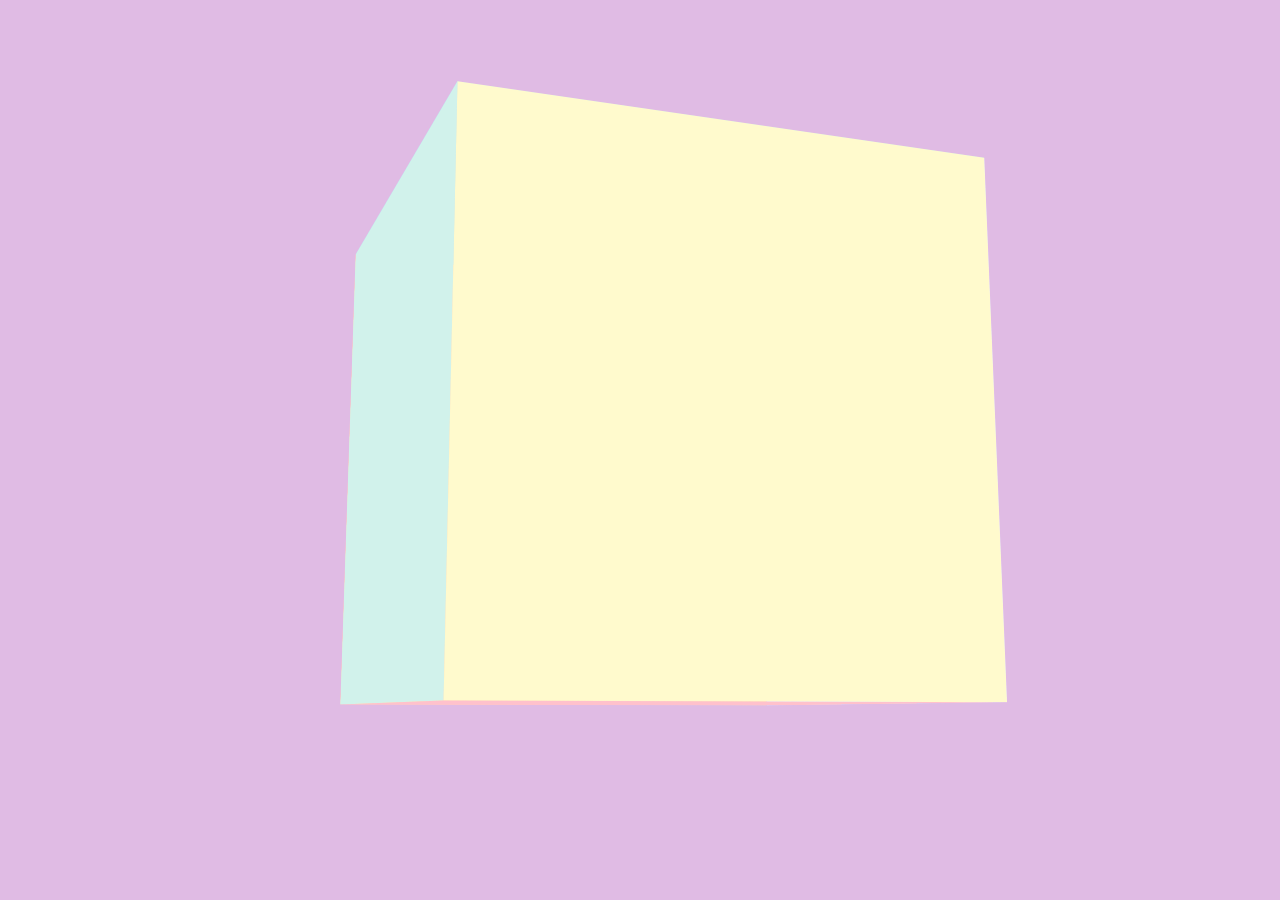
<file: 3d_cube/index.html>
<!DOCTYPE html>
<html lang="en">

<head>
    <meta charset="UTF-8">
    <meta name="viewport" content="width=device-width, initial-scale=1.0">
    <title>3D CUBE</title>
    <link rel="stylesheet" href="style.css">
</head>

<body>
    <div class="cube">
        <div class="front side"></div>
        <div class="back side"></div>
        <div class="left side"></div>
        <div class="right side"></div>
        <div class="top side"></div>
        <div class="bottom side"></div>


    </div>
</body>

</html>
</file>
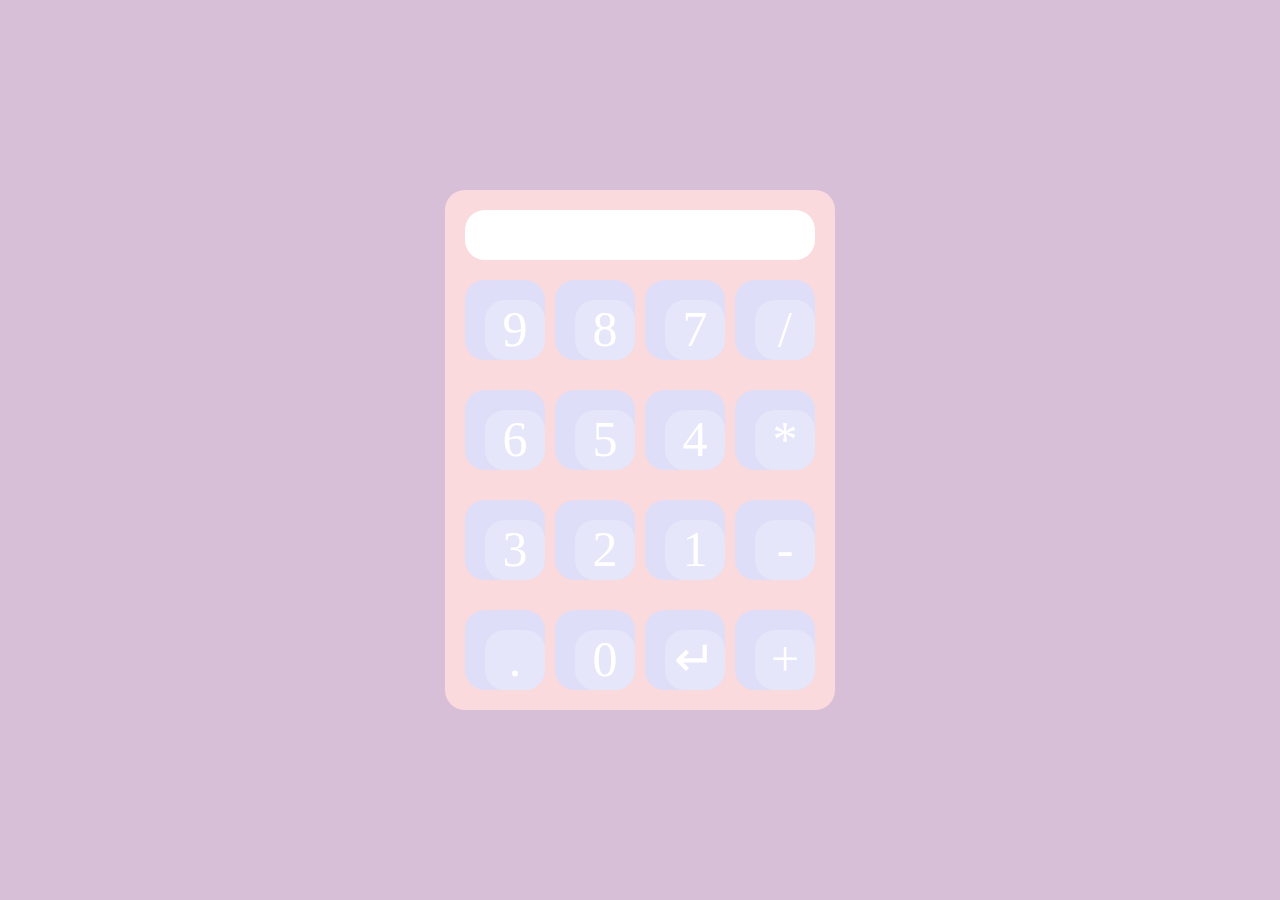
<file: calculator/index.html>
<!DOCTYPE html>
<html lang="en">
<head>
    <meta charset="UTF-8">
    <meta name="viewport" content="width=device-width, initial-scale=1.0">
    <title>Calculator</title>
    <link rel="stylesheet" href="style.css">
</head>
<body>

    <main>
        
        <div class="maincontainer">
        <div class="calculatorbody">
            <input type="text" readonly>
            <div class="gridcontainer"></div>
        </div>
    </div>
    </main>
    <script src="script.js"></script>
</body>
</html>
</file>
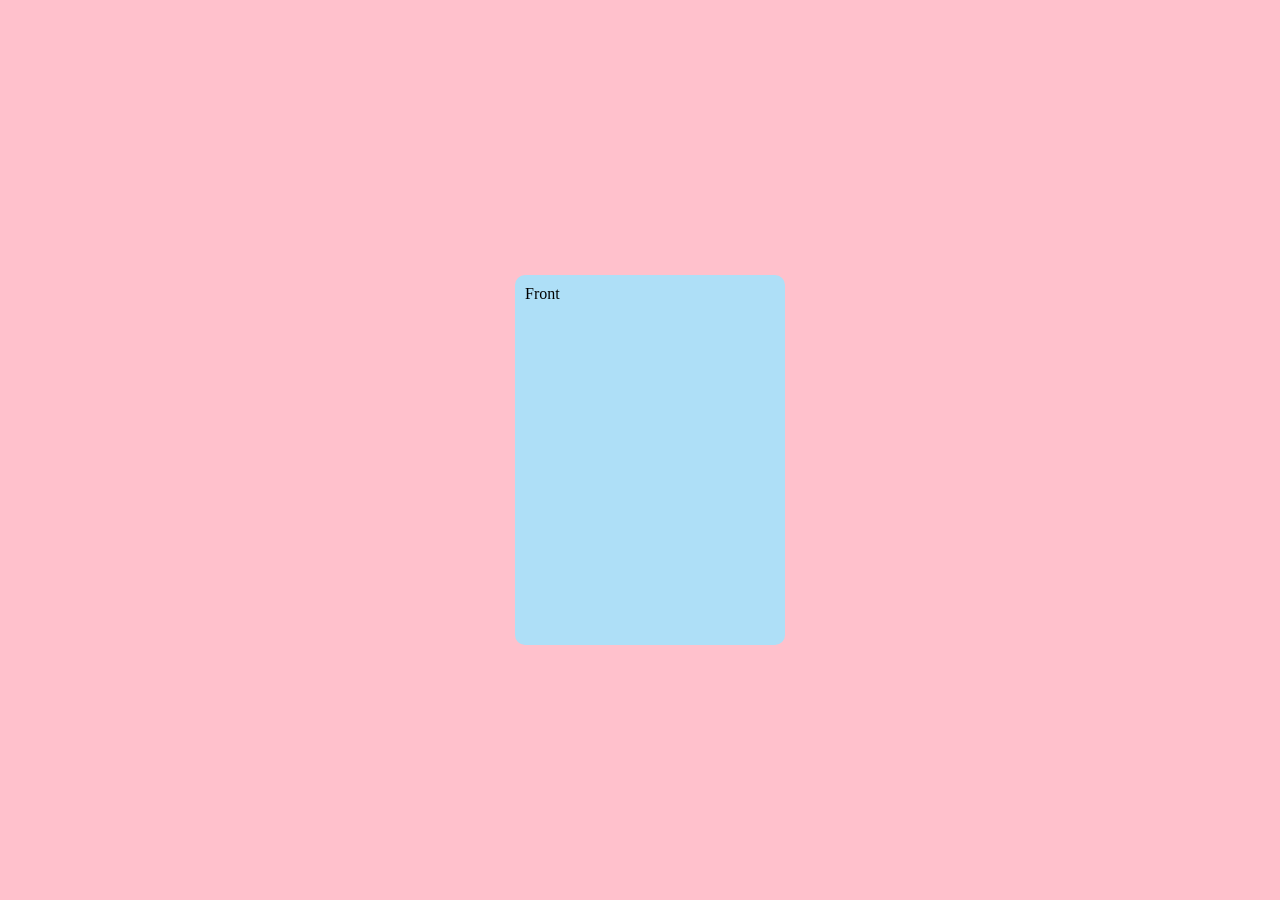
<file: card_flip/index.html>
<!DOCTYPE html>
<html>
    <head>
        <title>CARD-PILF</title>
        <link rel="stylesheet" href="style.css">
    </head>
    <body>
       <div class="outercontainer">
         <div class="maincontainer">
            <div class="thecard">
                <div class="thefront">Front</div>
                <div class="theback">Back</div>
            </div>
        </div>
       </div>
    </body>
</html>
</file>
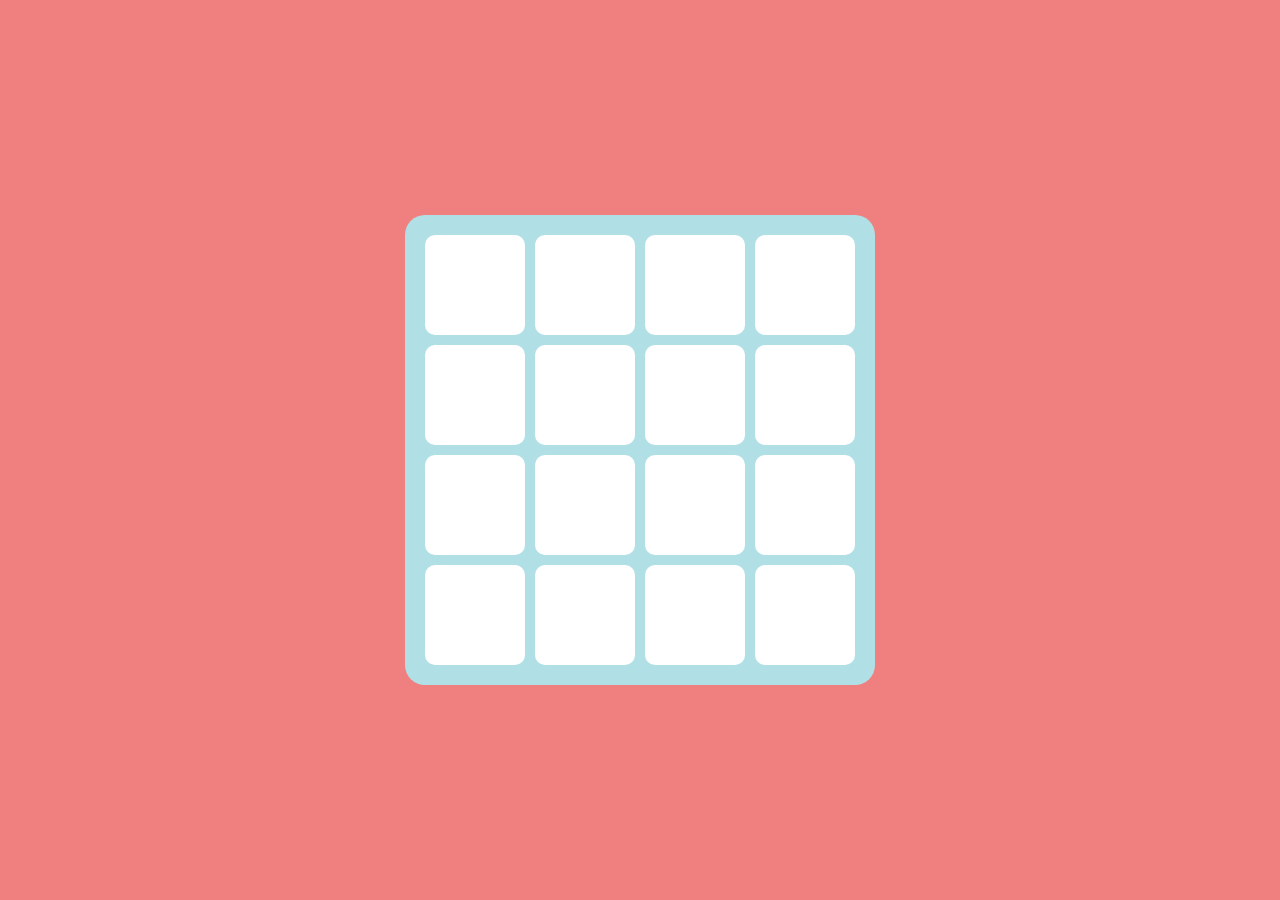
<file: color_grid/index.html>
<!DOCTYPE html>
<html lang="en">
<head>
    <meta charset="UTF-8">
    <meta name="viewport" content="width=device-width, initial-scale=1.0">
    <title>COLORGRID</title>

    <link rel="stylesheet" href="style.css">
</head>
<body>

    <div class="maincontainer">
        <div class="grid"></div> 
    </div>

    <script src="script.js"></script>
</body>
</html>
</file>
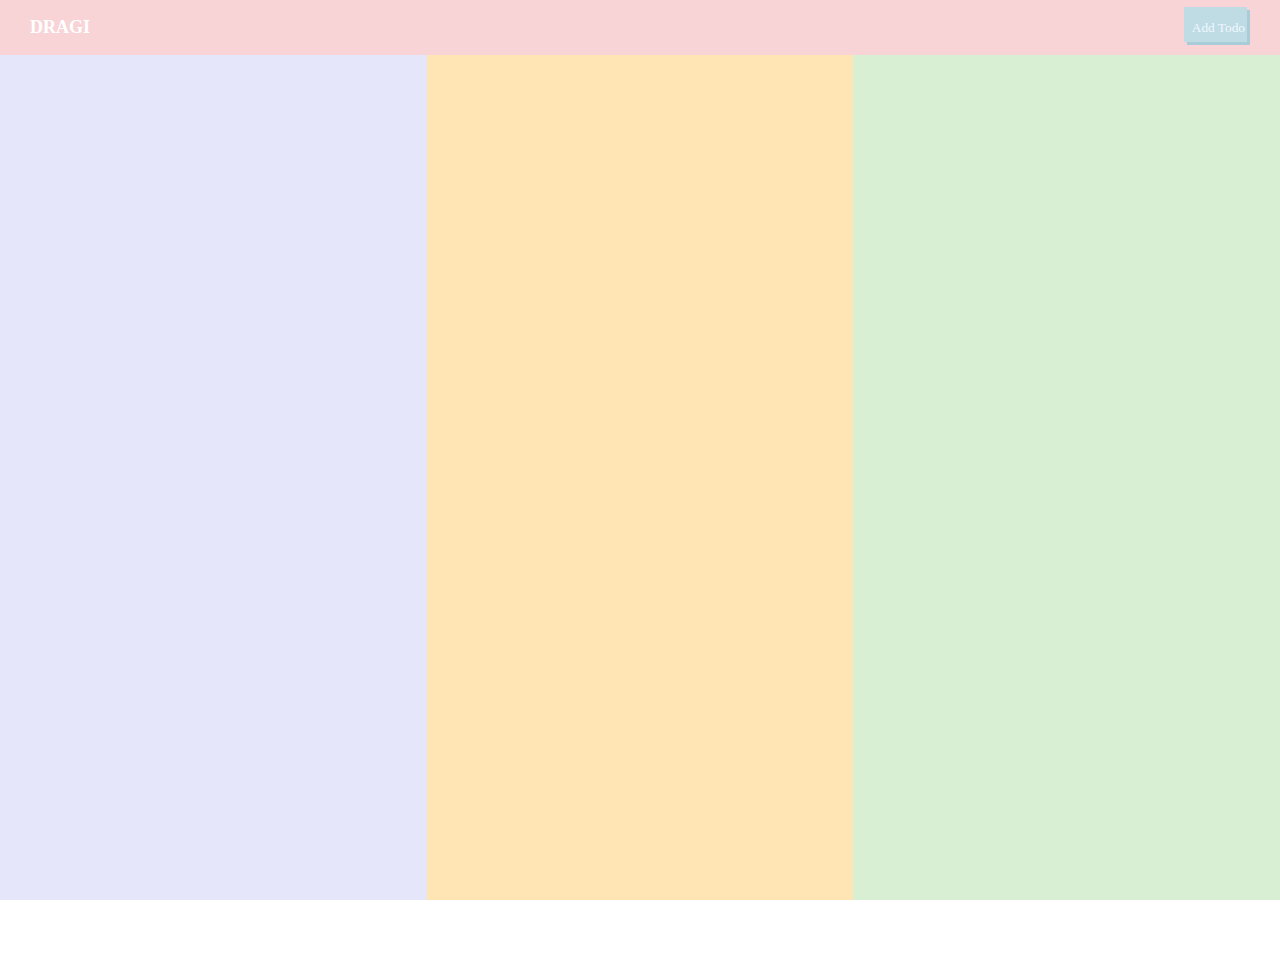
<file: Drag_Todo/index.html>
<!DOCTYPE html>
<html lang="en">
<head>
    <meta charset="UTF-8">
    <meta name="viewport" content="width=device-width, initial-scale=1.0">
    <title>Document</title>
    <link rel="stylesheet" href="style.css">
</head>
<body>
   <div class="add_card">
    <input class="tit" type="text" placeholder="title">
    <input class="des" type="text" placeholder="description">
    <button>Add</button>    
</div> 
<header>
    <nav>
        <p>
            DRAGI
        </p>
        <button>
            Add Todo
        </button>
    </nav>
</header>
<div class="main">
    <div class="phase-1">
       
    </div>
    <div class="phase-2">

    </div>
    <div class="phase-3">

    </div>
</div>

    <script src="script.js"></script>
</body>
</html>
</file>
<file: 3d_cube/style.css>
html,body{
    width: 100%;
    height: 100%;
    display: flex;
    justify-content: center;
    align-items: center;
    perspective: 1500px;
    background-color: #E0BBE4;
}

.cube{
    transform-style: preserve-3d;
    position: relative;
    width: 500px;
    height: 500px;
    transform: rotateX(10deg) rotateY(20deg);
    
}

.side{
    position: absolute;
      width: 500px;
    height: 500px;

}

.front.side{
    background-color: #FFFACD;
    transform: translateZ(250px);
}

.back.side{
    background-color: #FFDAB9;
      transform: translateZ(-250px);
}

.right.side{
    background-color: #E6E6FA;
      transform: translatex(250px) rotateY(90deg);
}

.left.side{
    background-color: #D1F2EB;
      transform: translatex(-250px) rotateY(90deg);
}


.top.side{
    background-color: #AEDFF7;
      transform: translatey(-250px) rotatex(90deg);
}

.bottom.side{
    background-color: #FFC1CC;
      transform: translatey(250px) rotatex(-90deg);
}

@keyframes rotate-cube {
    0% {transform: rotatex(45deg) rotateY(45deg);}
    25% {transform: rotatex(-45deg) rotateY(45deg);}
    50% {transform: rotatex(-45deg) rotateY(-45deg);}
    75% {transform: rotatex(45deg) rotateY(-45deg);}
    100% {transform: rotatex(45deg) rotateY(45deg);}
}

.cube{
    animation: rotate-cube 20s linear infinite;
}
</file>
<file: calculator/style.css>
*{
    margin: 0;
    padding: 0;
    box-sizing: border-box;
}

html,body{
    width: 100%;
    height: 100%;
}

main{
    width: 100%;
    height: 100%;
}
.maincontainer{
    display: flex;
    justify-content: center;
    align-items: center;
    width: 100%;
    height: 100%;
    background-color: #D8BFD8;
}

.calculatorbody{
    display: flex;
    padding: 20px;
    background-color: #FADADD;
    border-radius: 20px;
    flex-direction: column;
}

.calculatorbody input{
    height: 50px;
    border: none;
    outline: none;
    border-radius: 20px;
    text-align: right;
    padding: 10px;
    font-size: 20px;
    color: rgb(138, 191, 238);
}

.gridcontainer{
    display: grid;
    grid-template-columns: repeat(4,1fr);
    column-gap: 10px;
    row-gap: 10px;
}

.gridbox{
    position: relative;
    margin-top: 20px;
    width: 80px;
    height: 80px;
    background-color: #dedef8;
    border-radius: 20px;
    display: flex;
    align-items: center;
    justify-content: center;
    font-size: 50px;
    font-family: Georgia;
    color: #fff;
    font-weight: 500;
    border: none;
}

.gridbox::before{
    position: absolute;
    content: var(--before-content);
    width: 60px;
    height: 60px;
    top: 20px;
    left: 20px;
       background-color: #E6E6FA;
           border-radius: 20px;
           transition: 0.4s ease;

}
.gridbox:active::before{
    transform: scale(0.5);
}

.gridbox:active{
        transform: scale(0.5);
}
</file>
<file: card_flip/style.css>
.body,html{
    width:100%;
    height: 100%;
    position: relative;
    background-color: #FFC1CC;
}

.outercontainer{
    position: absolute;
      top: 50%;
  left: 50%;
    transform: translate(-50%,-50%);

}
.maincontainer{
    position: relative;
    width: 250px;
    height: 350px;
    perspective: 600px;

}

.thecard{
    position: absolute;
    width: 100%;
    height: 100%;
    transform-style: preserve-3d;
    transition: all 0.5s;
}

.thefront{
    position: absolute;
    width: 100%;
    height: 100%;
    backface-visibility: hidden;
        background-color: #AEDFF7;
        padding:10px;
        border-radius: 10px;
    color: black;
}

.theback{
    position: absolute;
    width: 100%;
    height: 100%;
     backface-visibility: hidden;
    background-color: #FFDAB9;
    color: black;
            padding:10px;
border-radius: 10px;

    transform: rotateY(180deg);
}

.thecard:hover{
    transform: rotateY(180deg);
}
</file>
<file: color_grid/style.css>
*{
    margin: 0;
    padding: 0;
    box-sizing: border-box;
}

html,body{
    width: 100%;
    height: 100%;
}

.maincontainer{
    display: flex;
    justify-content: center;
    align-items: center;
    width: 100%;
    height: 100%;
    background-color: #F08080;
}

.grid{
    display: grid;
    grid-template-columns: repeat(4,1fr);
    row-gap: 10px;
    column-gap: 10px;
    background-color: #B0E0E6;
    padding: 20px;
    border-radius: 20px;
}

.griditem{
width: 100px;
height: 100px;
border-radius: 10px;
background-color: #ffffff;
transition: 0.4s ease;
}
</file>
<file: Drag_Todo/style.css>
*{
    margin: 0;
    padding: 0;
    box-sizing: border-box;
    font-family: 'Trebuchet MS';
}

html, body{
    height: 100%;
  width: 100%;
  overflow-x: hidden;

}

header{
    width: 100%;
    background-color: #f8d4d7;
}

nav{
    padding: 10px 30px;
    width: 100%;
    display: flex;
    justify-content: space-between;
    align-items: center;
}


nav p{
    font-weight: bold;
    font-size: 18px;
    color: #fff;
}

nav button{
    height: 35px;
    position: relative;
    z-index: 0;
    padding: 5px;
    background-color: #a9cdd8;
    border: none;
    color: aliceblue;
    font-weight: 500;
        transition: 0.4s ease;
}

nav button::after{
    z-index: -1;
    position: absolute;
    content: '';
    left: -65%;
    top: -10%;
    transform: translateX(60%);
    width: 100%;
       background-color: #BFDCE5;
    height: 100%;
    transition: 0.4s ease;
}

nav button:active::after{
transform: scale(0.1);
 left: 35%;
}

nav button:active{
transform: scale(0.9);
}

.main{
    width: 100%;
    height: 100%;
    background-color: rgb(236, 107, 133);
    display: flex;
}

.phase-1{
    padding: 20px;
    height: 100%;
 flex:1;
    background-color: #E6E6FA;
    display: flex;
    align-items: center;
    flex-direction: column;
}

.phase-2{
        padding: 20px;
    height: 100%;
    flex:1;
    background-color: #FFE5B4;
       display: flex;
    align-items: center;
    flex-direction: column;
}

.phase-3{
        padding: 20px;
    height: 100%;
 flex:1;
    background-color: #D8EFD3;
       display: flex;
    align-items: center;
    flex-direction: column;
}

.card{
    margin: 10px 0;
    width: 400px;
    height: 200px;
    background-color: antiquewhite;
    border-radius: 20px;
    cursor: grab;
    position: static;
    padding: 20px;
}

.progress{
    font-size: 20px;
    font-weight: bold;
    color: rgb(20, 153, 220);
}

.title{
    margin-top: 10px;
    font-size: 20px;
    font-weight: 400;
}

.desc {
    margin-top: 10px;
    font-size: 15px;
    font-weight: 300;
    color: #747373;
}

.add_card{
    position: absolute;
    top: 50%;
    left: 50%;
    transform: translate(-50%,-50%);
    z-index: 20;
    background-color: #fdc7c7;
    width: 400px;
    height: auto;
    border-radius: 20px;
    padding: 30px;
    display: none;
    flex-direction: column;
    align-items: center;
    justify-content: center;
}


.add_card input{
    margin-top: 10px;
    height: 50px;
    width: 300px;
    border: none;
    border-radius: 10px;
padding: 10px;
outline: none;
}

.add_card button{
    margin-top: 20px;
    padding: 20px 50px;
    border: none;
    border-radius: 20px;
    font-weight: bold;
    font-size: 20px;
    font-family: Cambria;
    color: #6e5a5a;
    background-color: #E6E6FA;
}

.add_card button:active{
    transform: scale(0.9);
}
</file>
